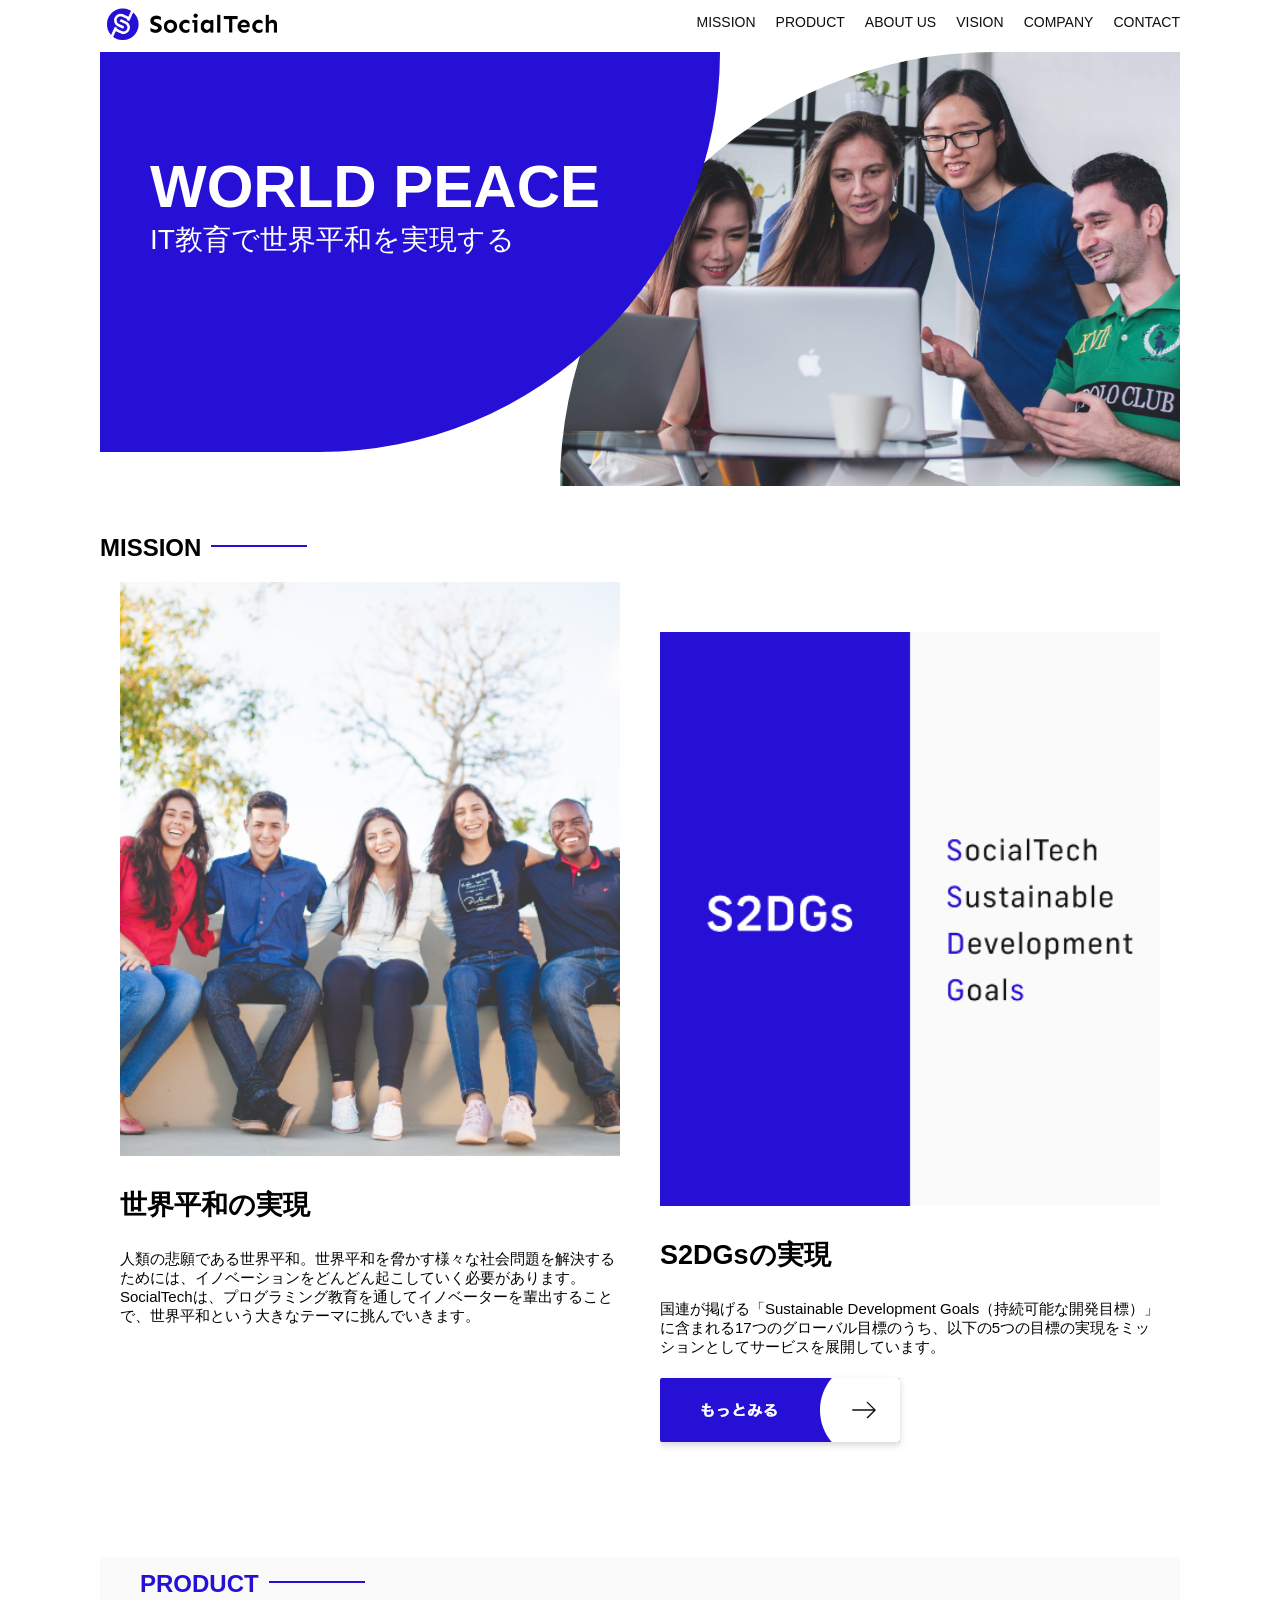
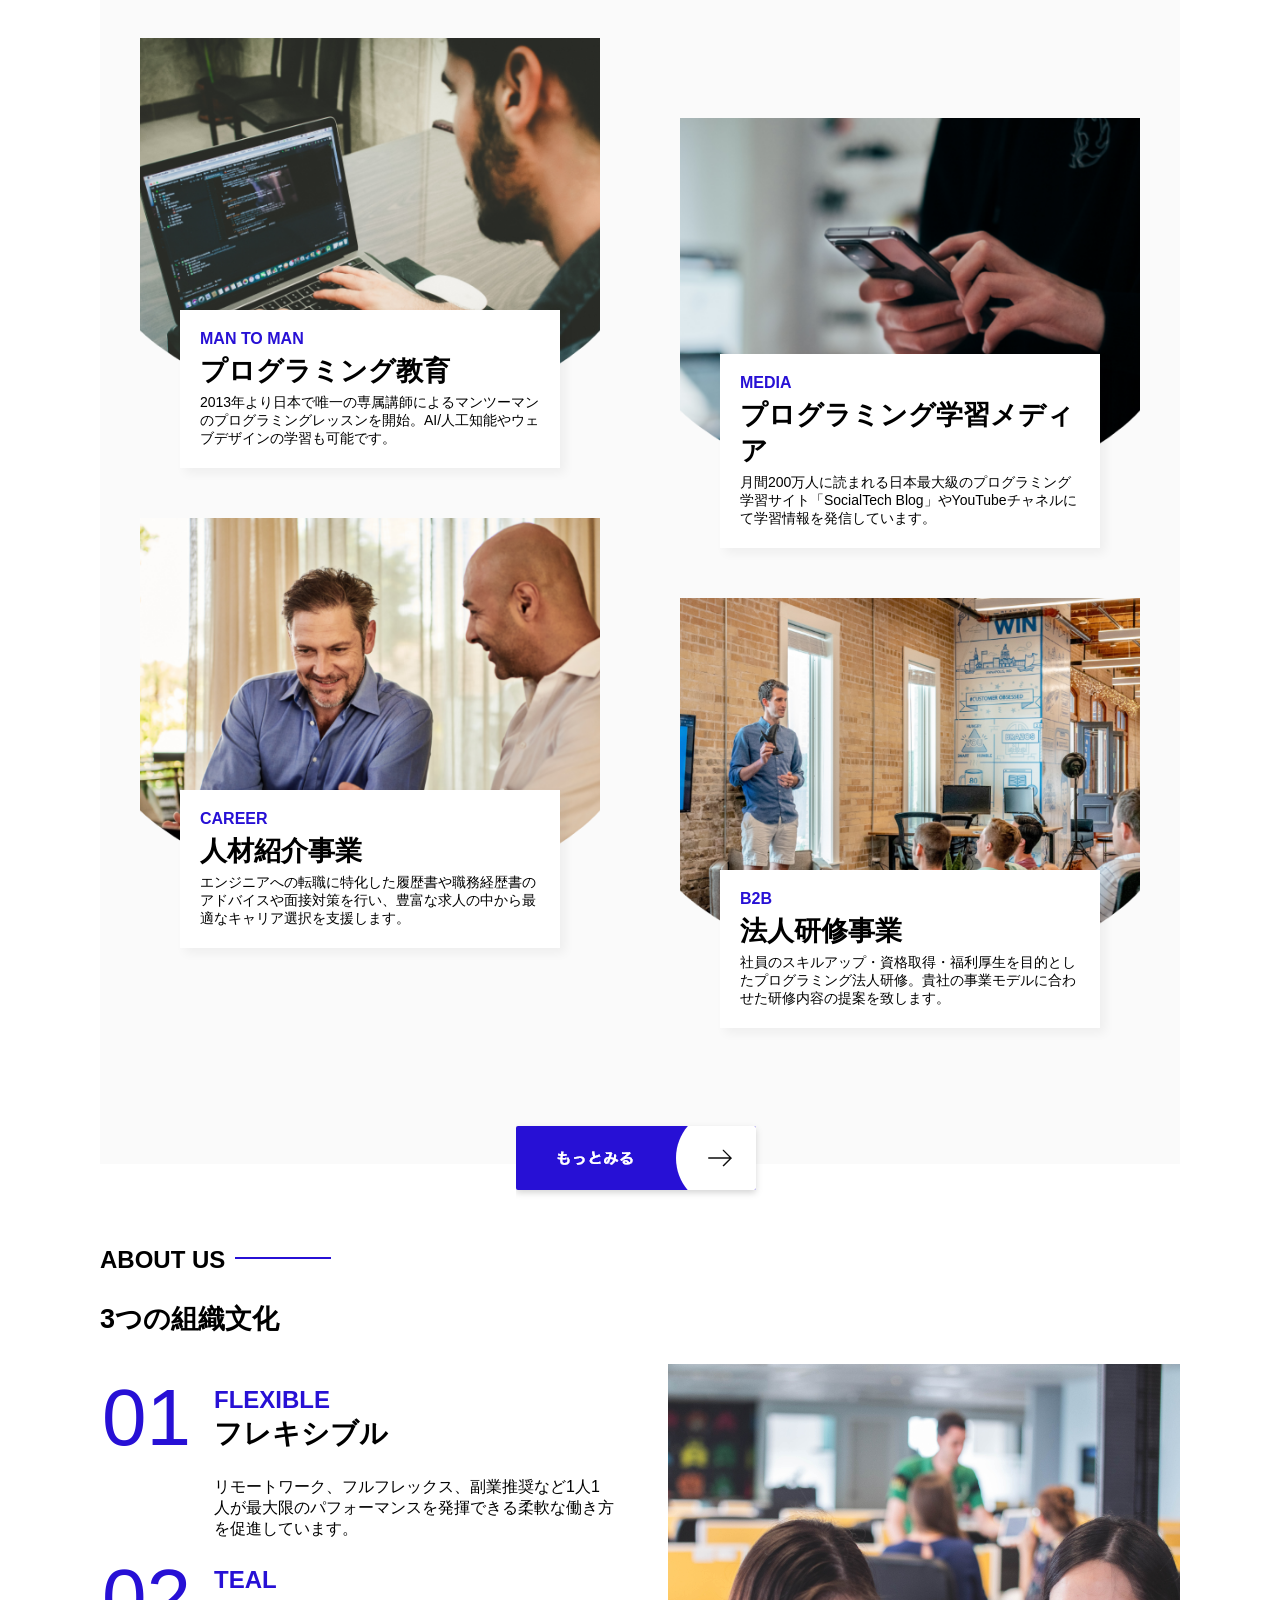
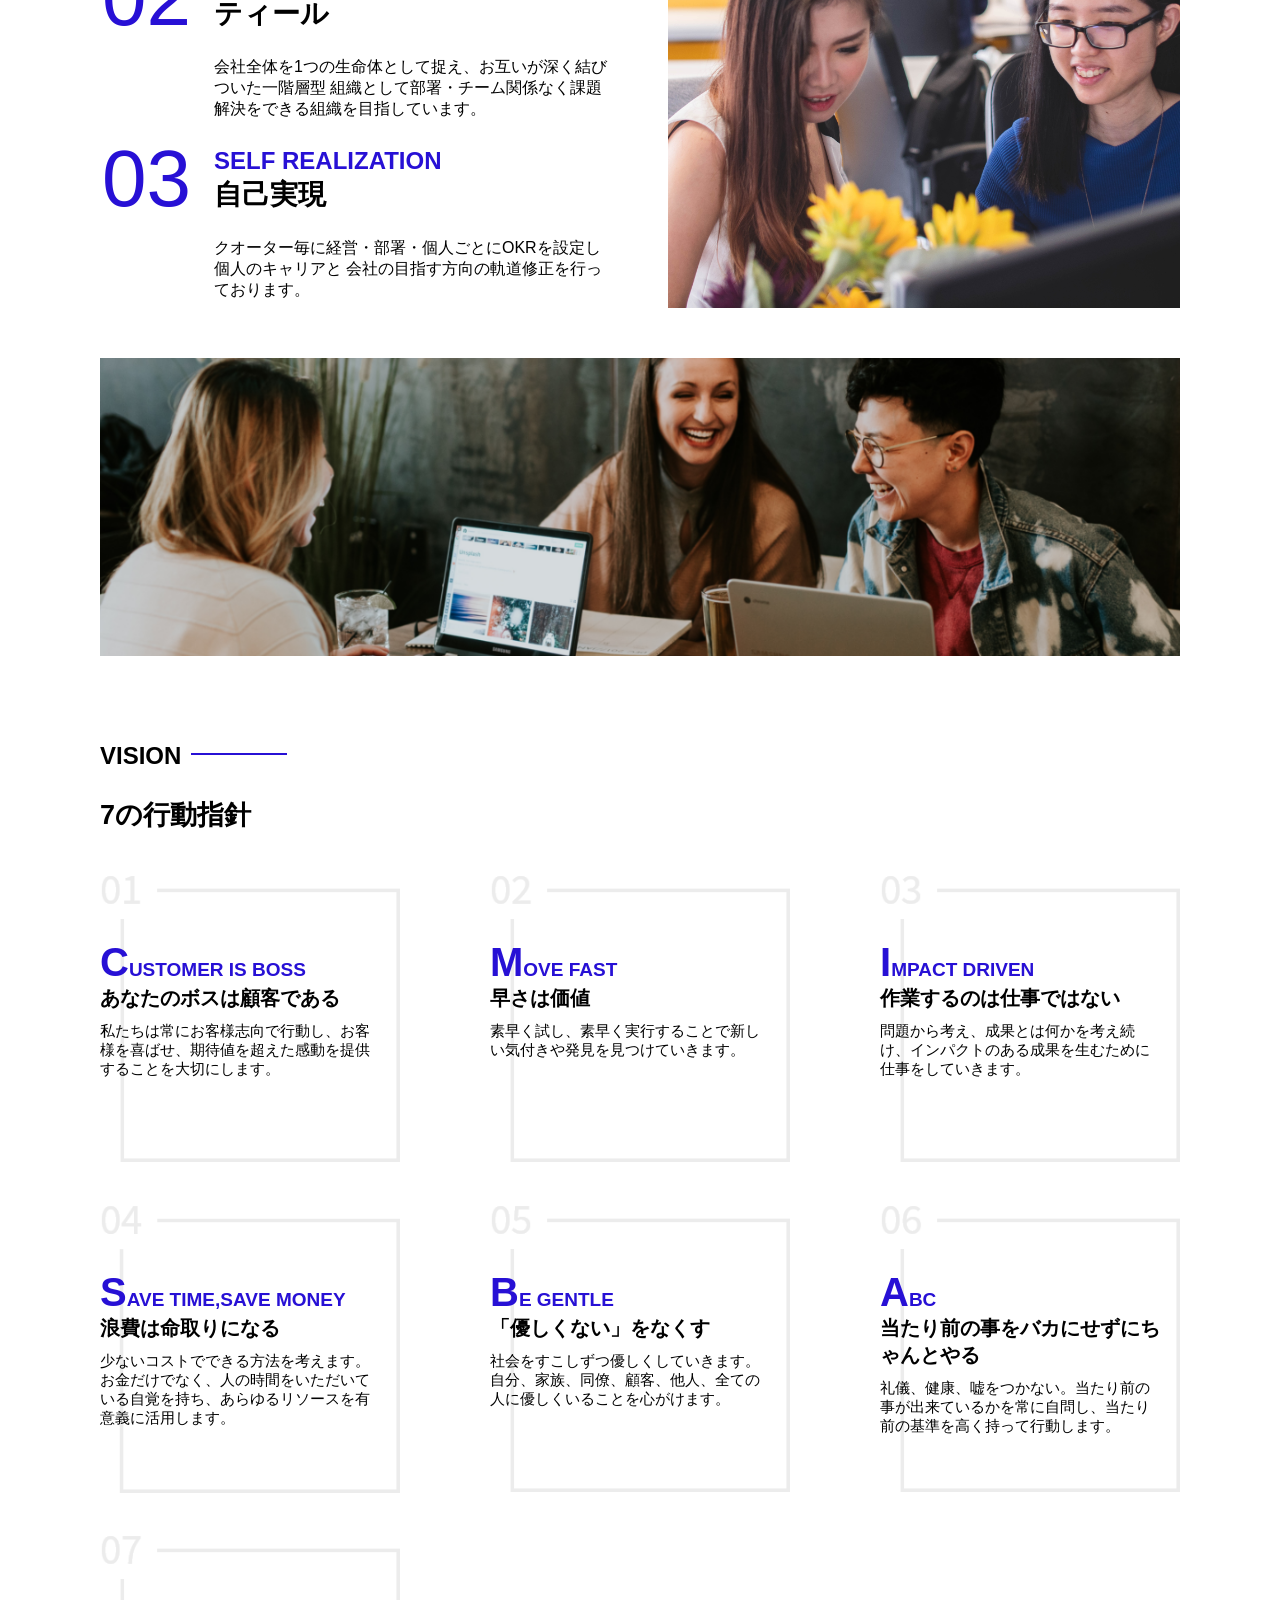
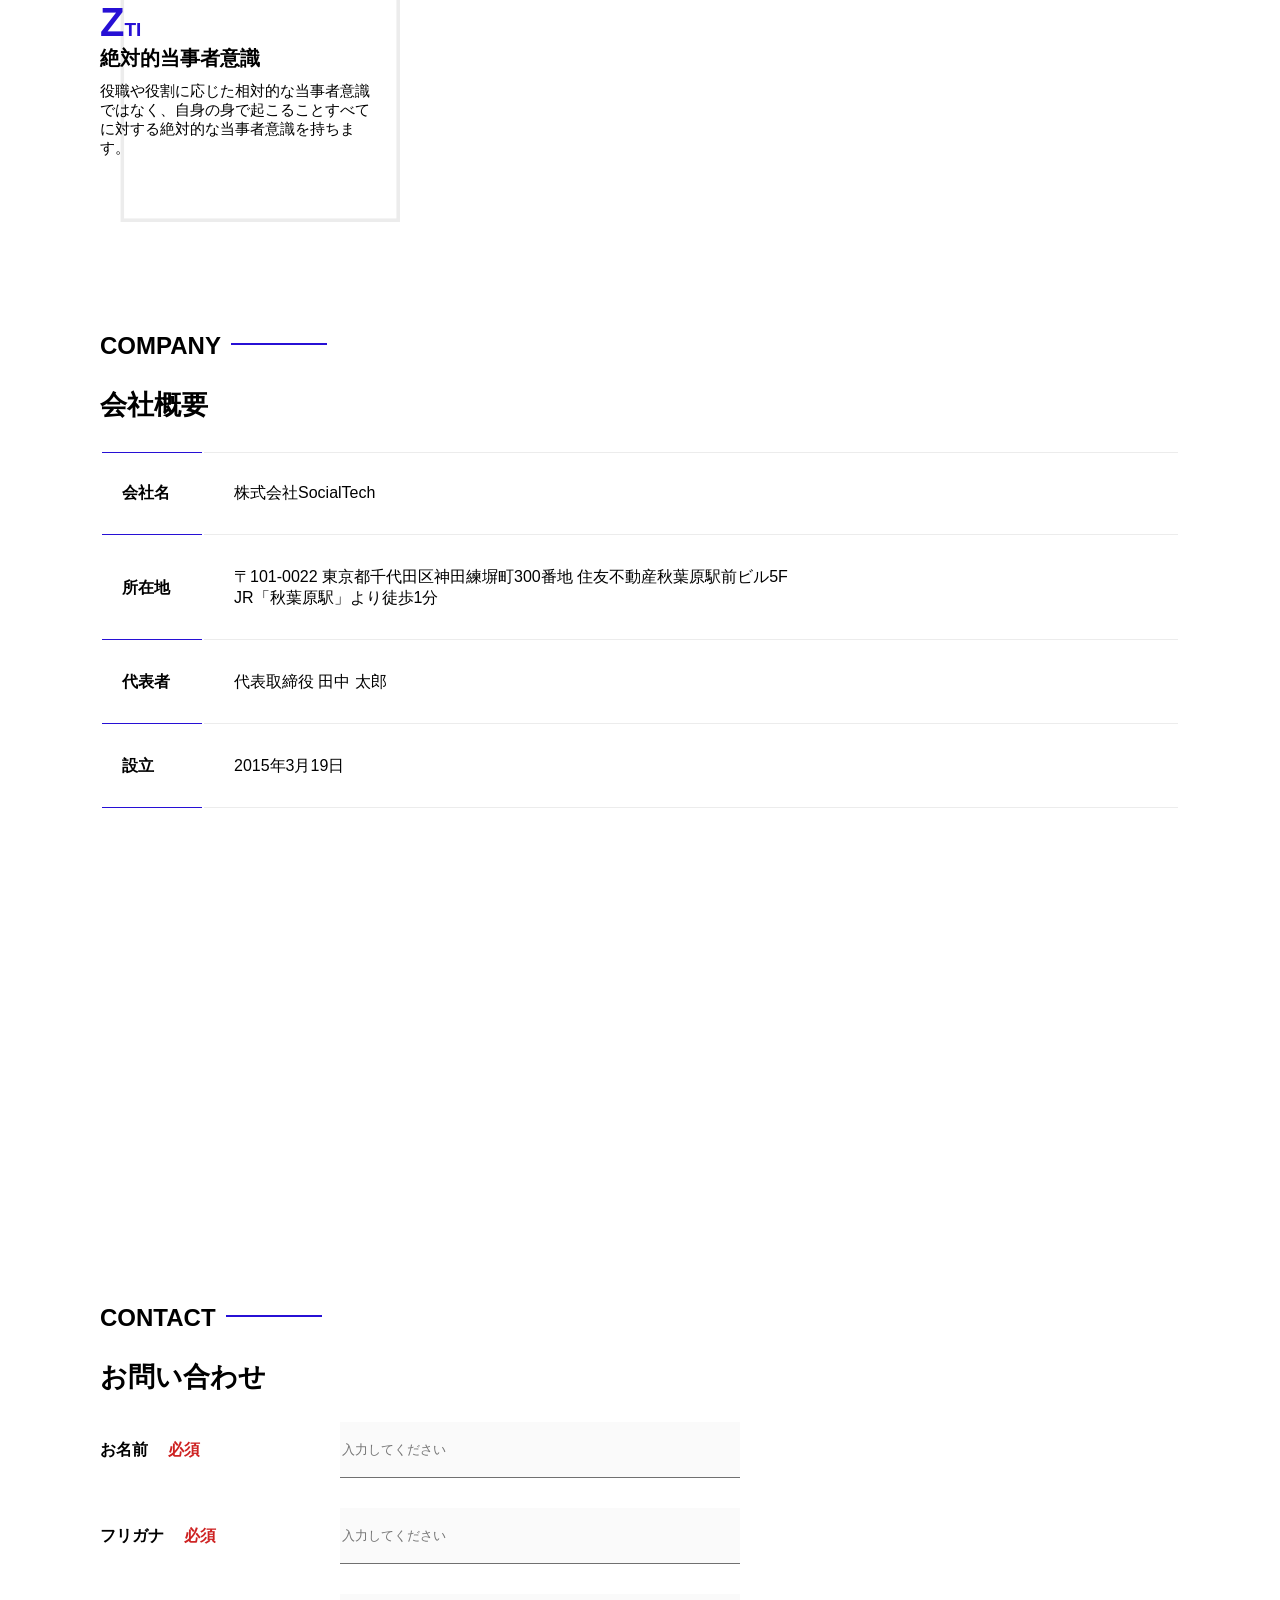
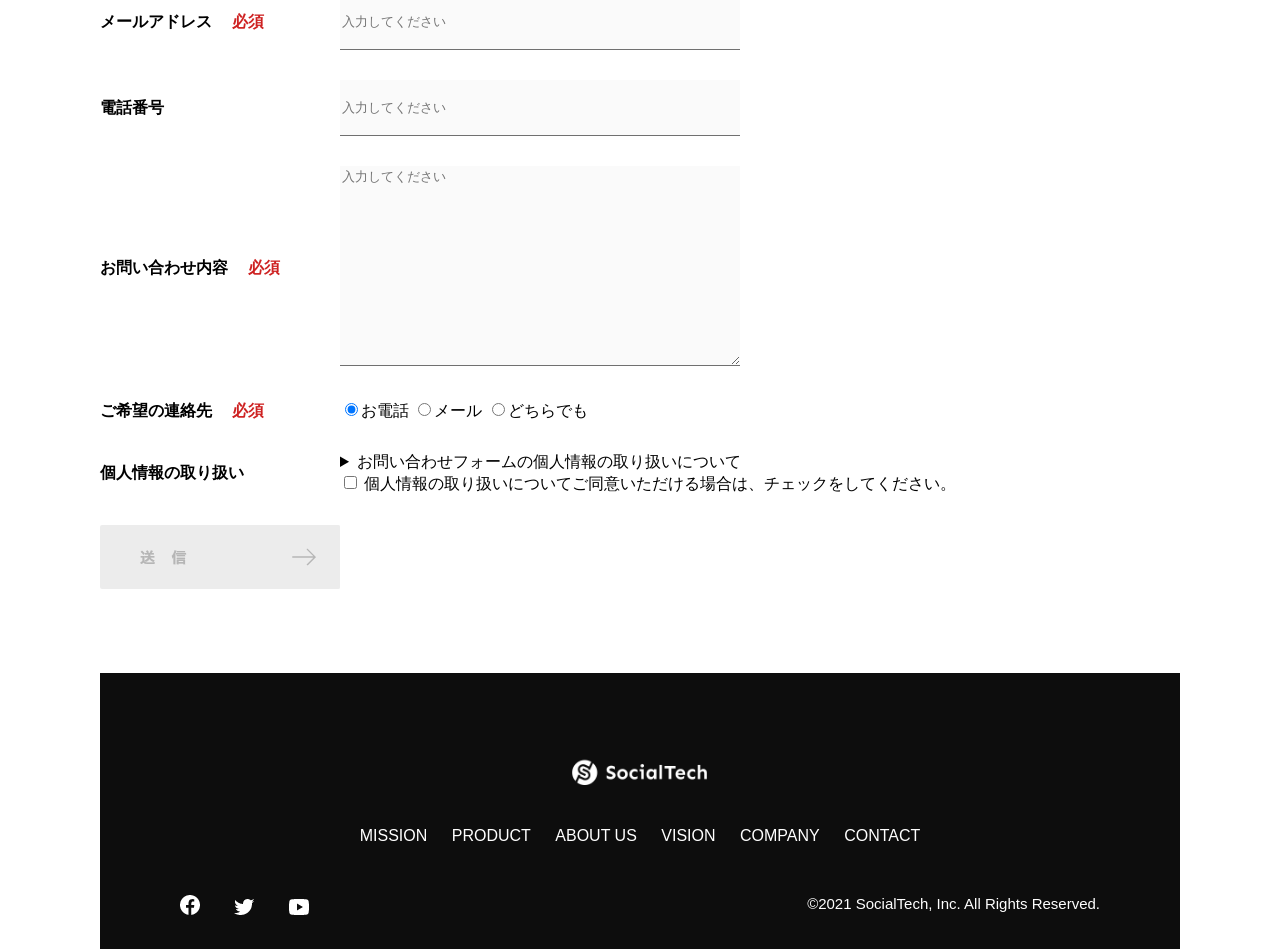
<file: index.html>
<!DOCTYPE html>
<html>
<head>
  <title>SocialTech</title>
  <meta charset="UTF-8">
  <meta name="description" content="SocialTechはEdTech業界のリーディングカンパニーを目指します。">
  <meta name="viewport" content="width=device-width, initial-scale=1.0">
  <link rel="stylesheet" href="style.css">
</head>
<body>
  <!-- ヘッダー -->
  <header>
    <!-- ロゴ -->
    <a href="index.html" id="logo"><img src="images/logo.png" alt="トップページに戻る"></a>

    <!-- PC用ナビゲーション -->
    <nav id="nav-pc">
      <ul>
        <li><a href="mission.html">MISSION</a></li>
        <li><a href="product.html">PRODUCT</a></li>
        <li><a href="index.html#aboutus">ABOUT US</a></li>
        <li><a href="index.html#vision">VISION</a></li>
        <li><a href="index.html#company">COMPANY</a></li>
        <li><a href="index.html#contact">CONTACT</a></li>
      </ul>
    </nav>

    <!-- スマホ用メニューボタン -->
       <button id="menu-sp" onclick="document.getElementById('nav-sp').style.display = 'block'">
        <img src="images/button-menu.png" alt="ナビゲーションを開く">
      </button>
       <!-- スマホ用ナビゲーション -->
       <div id="nav-sp">
         <button id="close" onclick="document.getElementById('nav-sp').style.display = 'none'">
           <img src="images/button-close.png" alt="ナビゲーションを閉じる">
         </button>
 
         <nav>
           <ul>
             <li>
               <a id="logo-sp" href="index.html" onclick="document.getElementById('nav-sp').style.display = 'none'"><img src="images/logo-sp.png" alt="トップページに戻る"></a>
             </li>
             <li><a class="menu" href="mission.html" onclick="document.getElementById('nav-sp').style.display = 'none'">MISSION</a></li>
             <li><a class="menu" href="product.html" onclick="document.getElementById('nav-sp').style.display = 'none'">PRODUCT</a></li>
             <li><a class="menu" href="index.html#aboutus" onclick="document.getElementById('nav-sp').style.display = 'none'">ABOUT US</a></li>
             <li><a class="menu" href="index.html#vision" onclick="document.getElementById('nav-sp').style.display = 'none'">VISION</a></li>
             <li><a class="menu" href="index.html#company" onclick="document.getElementById('nav-sp').style.display = 'none'">COMPANY</a></li>
             <li><a class="menu" href="index.html#contact" onclick="document.getElementById('nav-sp').style.display = 'none'">CONTACT</a></li>
           </ul>
         </nav>
         <div id="sns">
           <a href="https://www.facebook.com/sejuku2013">
             <img src="images/button-facebook.png" alt="Facebookのリンク">
           </a>
           <a href="https://twitter.com/samuraijuku">
             <img src="images/button-twitter.png" alt="Twitterのリンク">
           </a>
           <a href="https://www.youtube.com/channel/UCCFOQO5aDK0xXam4cUQXT8g">
             <img src="images/button-youtube.png" alt="YouTubeのリンク">
           </a>
         </div>
       </div>
  </header>

  <main>
    <article>
      <!-- メインビジュアル -->
      <section id="main-visual">
        <div id="main-message">
          <h1>WORLD PEACE</h1>
          <p>IT教育で世界平和を実現する</p>
        </div>
        <img src="images/index/index-main.png" alt="PCの周りに集まる多国籍の仲間たち">
      </section>

      <!-- ミッション -->
       <section id="mission">
        <h2 class="index-h2">MISSION</h2>
        <div id="mission-flex">
          <div>
            <img id="mission-photo" src="images/index/index-mission.png" alt="屋外のベンチで写真を撮影する多国籍の仲間たち">
            <h3>世界平和の実現</h3>
            <p>人類の悲願である世界平和。世界平和を脅かす様々な社会問題を解決するためには、イノベーションをどんどん起こしていく必要があります。SocialTechは、プログラミング教育を通してイノベーターを輩出することで、世界平和という大きなテーマに挑んでいきます。</p>
          </div>
          <div>
            <img id="s2dgs" src="images/index/s2dgs.png" alt="S2DGs">
            <h3>S2DGsの実現</h3>
            <p>国連が掲げる「Sustainable Development Goals（持続可能な開発目標）」に含まれる17つのグローバル目標のうち、以下の5つの目標の実現をミッションとしてサービスを展開しています。</p>
            <a href="mission.html">
              <img src="images/button-more.png" alt="もっとみる">
            </a>
          </div>
        </div>

       </section>

       <!-- プロダクト -->
       <section id="product">
        <h2 class="product-h2">PRODUCT</h2>
        <div class="product-flex">
          <div id="product-left">
            <div>
              <img class="product-photo" src="images/index/index-mantoman.png" alt="PCでコードを書く男性">
              <div class="product-explain">
                <span>MAN TO MAN</span>
                <h3>プログラミング教育</h3>
                <p>2013年より日本で唯一の専属講師によるマンツーマンのプログラミングレッスンを開始。AI/人工知能やウェブデザインの学習も可能です。</p>
              </div>
            </div>
            <div>
              <img class="product-photo" src="images/index/index-career.png"
              alt="笑顔で話し合う2人の男性">
              <div class="product-explain">
                <span>CAREER</span>
                <h3>人材紹介事業</h3>
                <p>エンジニアへの転職に特化した履歴書や職務経歴書のアドバイスや面接対策を行い、豊富な求人の中から最適なキャリア選択を支援します。</p>
              </div>
            </div>
          </div>

          <div id="product-right">
            <div>
              <img class="product-photo" src="images/index/index-media.png" alt="スマートフォンを操作する人">
              <div class="product-explain">
                <span>MEDIA</span>
                <h3>プログラミング学習メディア</h3>
                <p>月間200万人に読まれる日本最大級のプログラミング学習サイト「SocialTech Blog」やYouTubeチャネルにて学習情報を発信しています。</p>
              </div>
            </div>
            <div>
              <img class="product-photo" src="images/index/index-b2b.png" alt="講演中の男性とそれを聴く人々">
              <div class="product-explain">
                <span>B2B</span>
                <h3>法人研修事業</h3>
                <p>社員のスキルアップ・資格取得・福利厚生を目的としたプログラミング法人研修。貴社の事業モデルに合わせた研修内容の提案を致します。
                </p>
              </div>
            </div>
          </div>
        </div>
        <div id="product-more">
          <a href="product.html"><img src="images/button-more.png" alt="もっとみる"></a>
        </div>
       </section>

       <!-- ABOUT US -->
       <section id="aboutus">
       <h2 class="index-h2">ABOUT US</h2>
       <h3>3つの組織文化</h3>

       <div>
        <table class="culture-table">
          <tr>
            <td class="culture-num">01</td>
            <th><span class="culture-en">FLEXIBLE</span><br>フレキシブル</th>
          </tr>
          <tr>
            <td>
              <!-- 空のセル -->
            </td>
            <td class="culture-description">リモートワーク、フルフレックス、副業推奨など1人1人が最大限のパフォーマンスを発揮できる柔軟な働き方を促進しています。</td>
          </tr>
          <tr>
            <td class="culture-num">02</td>
            <th><span class="culture-en">TEAL</span><br>ティール</th>
          </tr>
          <tr>
            <td>
              <!-- 空のセル -->
            </td>
            <td class="culture-description">会社全体を1つの生命体として捉え、お互いが深く結びついた一階層型 組織として部署・チーム関係なく課題解決をできる組織を目指しています。</td>
          </tr>
          <tr>
            <td class="culture-num">03</td>
            <th><span class="culture-en">SELF REALIZATION</span><br>自己実現</th>
          </tr>
          <tr>
            <td>
              <!-- 空のセル -->
            </td>
            <td class="culture-description">クオーター毎に経営・部署・個人ごとにOKRを設定し個人のキャリアと 会社の目指す方向の軌道修正を行っております。</td>
          </tr>
        </table>
        <img class="culture-img" src="images/index/index-aboutus1.png" alt="笑顔で話し合う2人の女性">
        </div>

       <img class="culture-img2" src="images/index/index-aboutus2.png" alt="笑顔で話し合う3人の男女">
       </section>

       <!-- VISION -->
       <section id="vision">
        <h2 class="index-h2">VISION</h2>
        <h3>7の行動指針</h3>
        <div>
          <div class="vision-box">
            <img src="images/index/vision-01.png" alt="01">
            <div>
              <h4>CUSTOMER IS BOSS</h4>
              <h5>あなたのボスは顧客である</h5>
              <p>私たちは常にお客様志向で行動し、お客様を喜ばせ、期待値を超えた感動を提供することを大切にします。</p>
            </div>
          </div>
          <div class="vision-box">
            <img src="images/index/vision-02.png" alt="02">
            <div>
              <h4>MOVE FAST</h4>
              <h5>早さは価値</h5>
              <p>素早く試し、素早く実行することで新しい気付きや発見を見つけていきます。</p>
            </div>
          </div>
          <div class="vision-box">
            <img src="images/index/vision-03.png" alt="03">
            <div>
              <h4>IMPACT DRIVEN</h4>
              <h5>作業するのは仕事ではない</h5>
              <p>問題から考え、成果とは何かを考え続け、インパクトのある成果を生むために仕事をしていきます。</p>
            </div>
          </div>
          <div class="vision-box">
            <img src="images/index/vision-04.png" alt="04">
            <div>
              <h4>SAVE TIME,SAVE MONEY</h4>
              <h5>浪費は命取りになる</h5>
              <p>少ないコストでできる方法を考えます。お金だけでなく、人の時間をいただいている自覚を持ち、あらゆるリソースを有意義に活用します。</p>
            </div>
          </div>
          <div class="vision-box">
            <img src="images/index/vision-05.png" alt="05">
            <div>
              <h4>BE GENTLE</h4>
              <h5>「優しくない」をなくす</h5>
              <p>社会をすこしずつ優しくしていきます。自分、家族、同僚、顧客、他人、全ての人に優しくいることを心がけます。</p>
            </div>
          </div>
          <div class="vision-box">
            <img src="images/index/vision-06.png" alt="06">
            <div>
              <h4>ABC</h4>
              <h5>当たり前の事をバカにせずにちゃんとやる</h5>
              <p>礼儀、健康、嘘をつかない。当たり前の事が出来ているかを常に自問し、当たり前の基準を高く持って行動します。</p>
            </div>
          </div>
          <div class="vision-box">
            <img src="images/index/vision-07.png" alt="07">
            <div>
              <h4>ZTI</h4>
              <h5>絶対的当事者意識</h5>
              <p>役職や役割に応じた相対的な当事者意識ではなく、自身の身で起こることすべてに対する絶対的な当事者意識を持ちます。</p>
            </div>
          </div>
        </div>
       </section>

       <section id="company">
        <h2 class="index-h2">COMPANY</h2>
        <h3>会社概要</h3>
        <table id="company-table">
          <tr>
            <th class="tableheader tableheader-first">会社名</th>
            <td class="cell cell-first">株式会社SocialTech</td>
          </tr>
          <tr>
            <th class="tableheader">所在地</th>
            <td class="cell">〒101-0022 東京都千代田区神田練塀町300番地 住友不動産秋葉原駅前ビル5F<br>JR「秋葉原駅」より徒歩1分</td>
          </tr>
          <tr>
            <th class="tableheader">代表者</th>
            <td class="cell">代表取締役 田中 太郎</td>
          </tr>
          <tr>
            <th class="tableheader">設立</th>
            <td class="cell">2015年3月19日</td>
          </tr>
        </table>
        <iframe 
        src="https://www.google.com/maps/embed?pb=!1m18!1m12!1m3!1d3240.068678112264!2d139.77207767413725!3d35.699927528949424!2m3!1f0!2f0!3f0!3m2!1i1024!2i768!4f13.1!3m3!1m2!1s0x60188fee13660e23%3A0x77137876edf742ac!2z5L2P5Y-L5LiN5YuV55Sj56eL6JGJ5Y6f6aeF5YmN44OT44Or!5e0!3m2!1sja!2sjp!4v1779276467776!5m2!1sja!2sjp" style="border:0;" allowfullscreen="" loading="lazy" referrerpolicy="no-referrer-when-downgrade"></iframe>
       </section>

       <section id="contact">
        <h2 class="index-h2">CONTACT</h2>
        <h3>お問い合わせ</h3>
        <form>
          <div>
            <div class="contact-heading">
              <label class="contact-label">お名前<span class="contact-span">必須</span></label>
            </div>
            <div>
              <input type="text" name="name" placeholder="入力してください" class="contact-textbox">
            </div>
          </div>
          <div>
            <div class="contact-heading">
              <label class="contact-label">フリガナ<span class="contact-span">必須</span></label>
            </div>
            <div>
              <input type="text" name="hurigana" placeholder="入力してください" class="contact-textbox">
            </div>
          </div>
          <div>
            <div class="contact-heading">
              <label class="contact-label">メールアドレス<span class="contact-span">必須</span></label>
            </div>
            <div>
              <input type="text" name="email" placeholder="入力してください" class="contact-textbox">
            </div>
          </div>
          <div>
            <div class="contact-heading">
              <label class="contact-label">電話番号</label>
            </div>
            <div>
              <input type="text" name="tel" placeholder="入力してください" class="contact-textbox">
            </div>
          </div>
          <div>
            <div class="contact-heading">
              <label class="contact-label">お問い合わせ内容<span class="contact-span">必須</span></label>
            </div>
            <div>
              <textarea class="contact-textarea" placeholder="入力してください" name="message"></textarea>
            </div>
          </div>
          <div>
            <div class="contact-heading">
              <label class="contact-label">ご希望の連絡先<span class="contact-span">必須</span></label>
            </div>
            <div>
              <input class="radiobutton" type="radio" value="tel" name="contact" checked><label>お電話</label>
              <input class="radiobutton" type="radio" value="mail" name="contact"><label>メール</label>
              <input class="radiobutton" type="radio" value="both" name="contact"><label>どちらでも</label>
            </div>
          </div>
          <div>
            <div class="contact-heading">
              <label class="contact-label">個人情報の取り扱い</label>
            </div>
            <div>
              <details>
                <summary>お問い合わせフォームの個人情報の取り扱いについて</summary>
                <div>
                  <dl>
                    <dt>1.組織の名称又は氏名</dt>
                    <dd>株式会社SocialTech</dd>
                    <dt>２．個人情報保護管理者（若しくはその代理人）の氏名又は職名、所属及び連絡先</dt>
                    <dd>
                      <p>鈴木 一郎 コーポレート部</p>
                      <p>メールアドレス：samurai@example.com</p>
                      <p>TEL：03-1234-5678</p>
                    </dd>
                      <dt>３．個人情報の利用目的</dt>
                      <dd>
                        <ul>
                          <li>本サービス及び本サービスに関連する情報の提供又はそれらに関する連絡のため</li>
                          <li>ユーザーの本人確認のため</li>
                          <li>当社サービスのご案内のため</li>
                          <li>当社の商品等の広告または宣伝（電子メールによるものを含むものとします。）</li>
                         </ul>
                       </dd>
                       <dt>４．個人情報の取り扱い業務の委託</dt>
                       <dd>個人情報の取扱業務の全部または一部を外部に業務委託する場合があります。その際、弊社は、個人情報を適切に保護できる管理体制を敷き実行していることを条件として委託先を厳選したうえで、機密保持契約を委託先と締結し、お客様の個人情報を厳密に管理させます。</dd>
                       <dt>５．個人情報の開示等の請求</dt>
                       <dd>
                         お客様は、弊社に対してご自身の個人情報の開示等（利用目的の通知、開示、内容の訂正・追加・削除、利用の停止または消去、第三者への提供の停止）に関して、当社問合わせ窓口に申し出ることができます。<br>
                         その際、弊社はお客様ご本人を確認させていただいたうえで、合理的な期間内に対応いたします。<br>
                         なお、個人情報に関する弊社問合わせ先は、次の通りです。
                       </dd>
                       <dd>
                         <p>株式会社SocialTech　個人情報問合せ窓口</p>
                         <p>〒150-0043　東京都千代田区神田練塀町300番地 住友不動産秋葉原駅前ビル5F</p>
                         <p>メールアドレス：samurai@example.com　TEL：03-1234-5678</p>
                       </dd>
 
                       <dt>６．個人情報を提供されることの任意性について</dt>
                       <dd>お客様がご自身の個人情報を弊社に提供されるか否かは、お客様のご判断によりますが、もしご提供されない場合には、適切なサービスが提供できない場合がありますので予めご了承ください。</dd>
                     </dl>
                    </div>
  	          </details>
	          <input type="checkbox" name="agree">
	          <span>個人情報の取り扱いについてご同意いただける場合は、チェックをしてください。</span>
	       </div>
	      </div>
	        <input type="image" src="images/button-submit.png" alt="送信する">
	        </form>
       </section>
    </article>
  </main>

  <footer>
    <div id="footer-logo">
      <img src="images/logo-sp.png" alt="SocialTech">
    </div>
    <div id="footer-link">
      <a href="mission.html">MISSION</a>
      <a href="product.html">PRODUCT</a> 
      <a href="index.html#aboutus">ABOUT US</a>
      <a href="index.html#vision">VISION</a>
      <a href="index.html#company">COMPANY</a>
      <a href="index.html#contact">CONTACT</a>
    </div>
    <div id="sns-footer">
      <div class="sns-btns">
        <a href="https://www.facebook.com/sejuku2013"><img src="images/button-facebook.png" alt="Facebookのリンク"></a>
        <a href="https://twitter.com/samuraijuku"><img src="images/button-twitter.png"   alt="Twitterのリンク"></a>
        <a href="https://www.youtube.com/channel/UCCFOQO5aDK0xXam4cUQXT8g"><img src="images/button-youtube.png" alt="YouTubeのリンク"></a>
      </div>
      <p id="copyright">&copy;2021 SocialTech, Inc. All Rights Reserved.
      </p>
    </div>
  </footer>

</body>
</html>
</file>
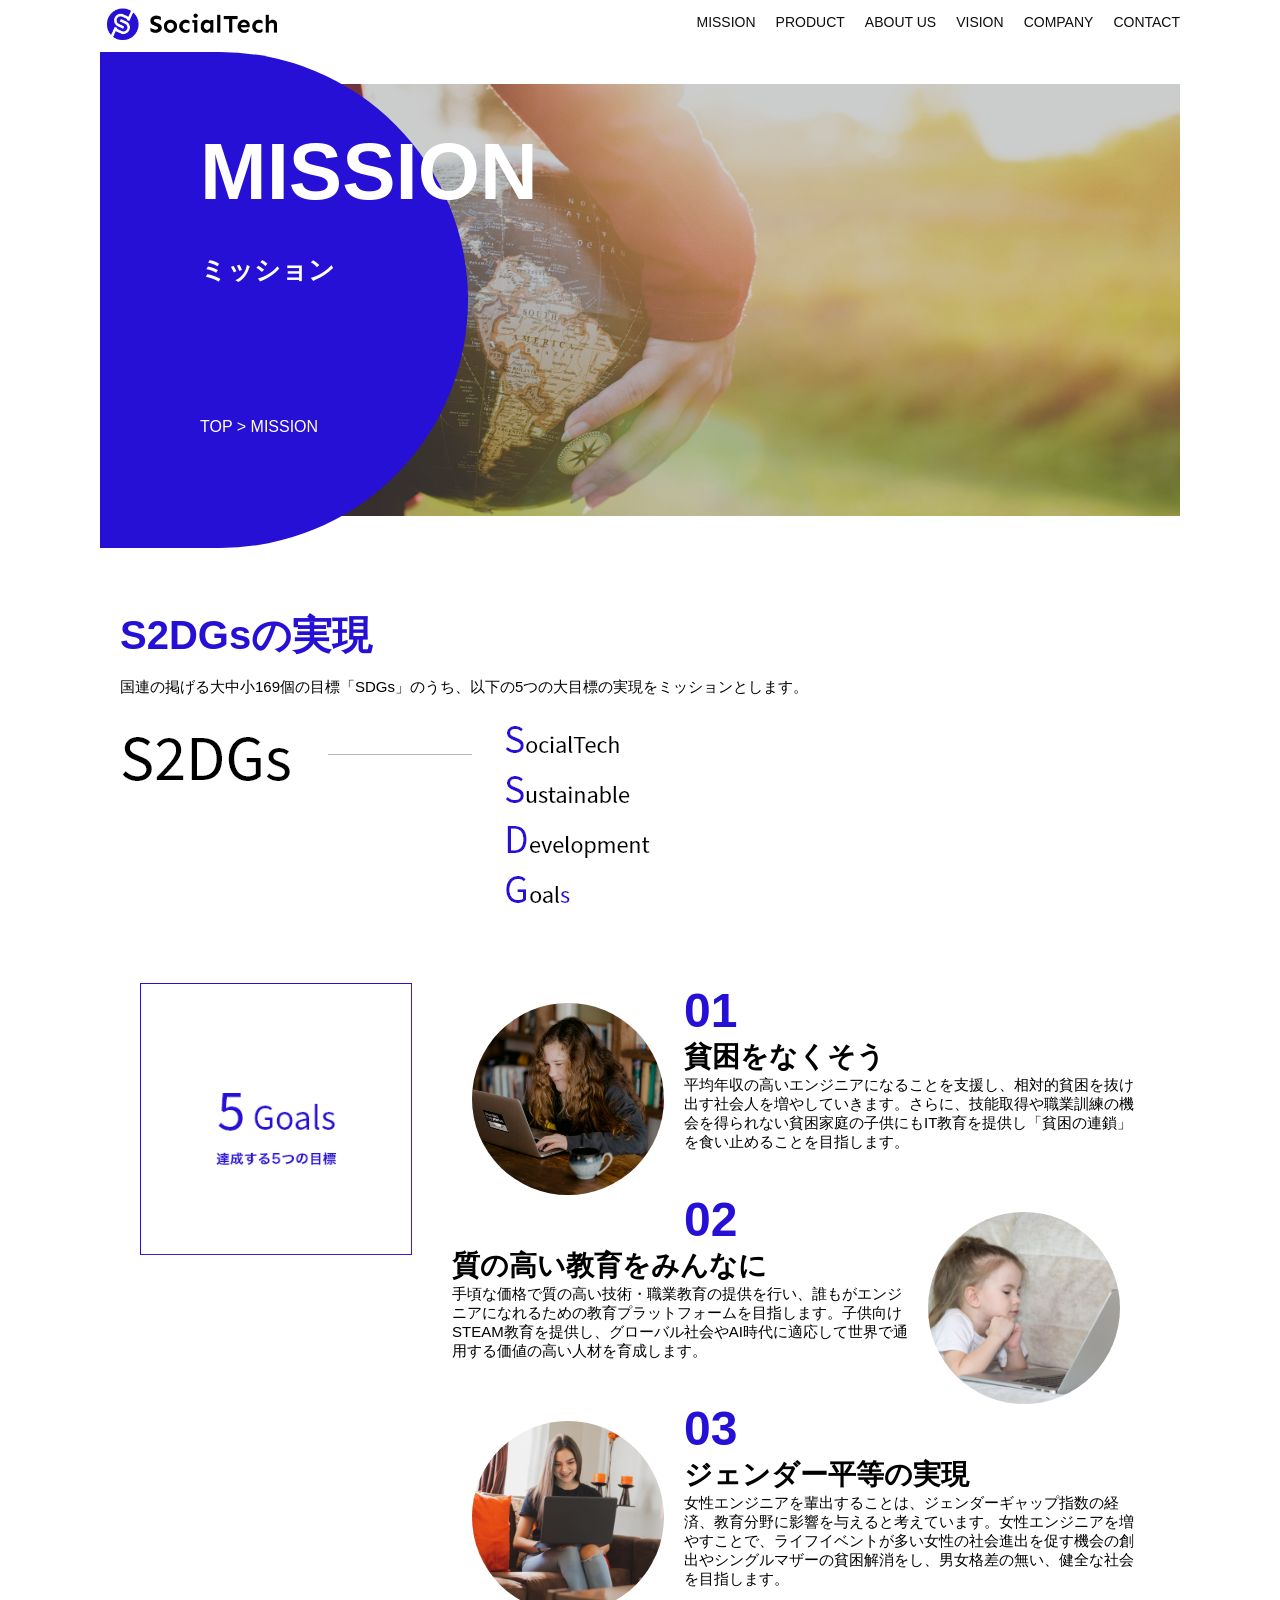
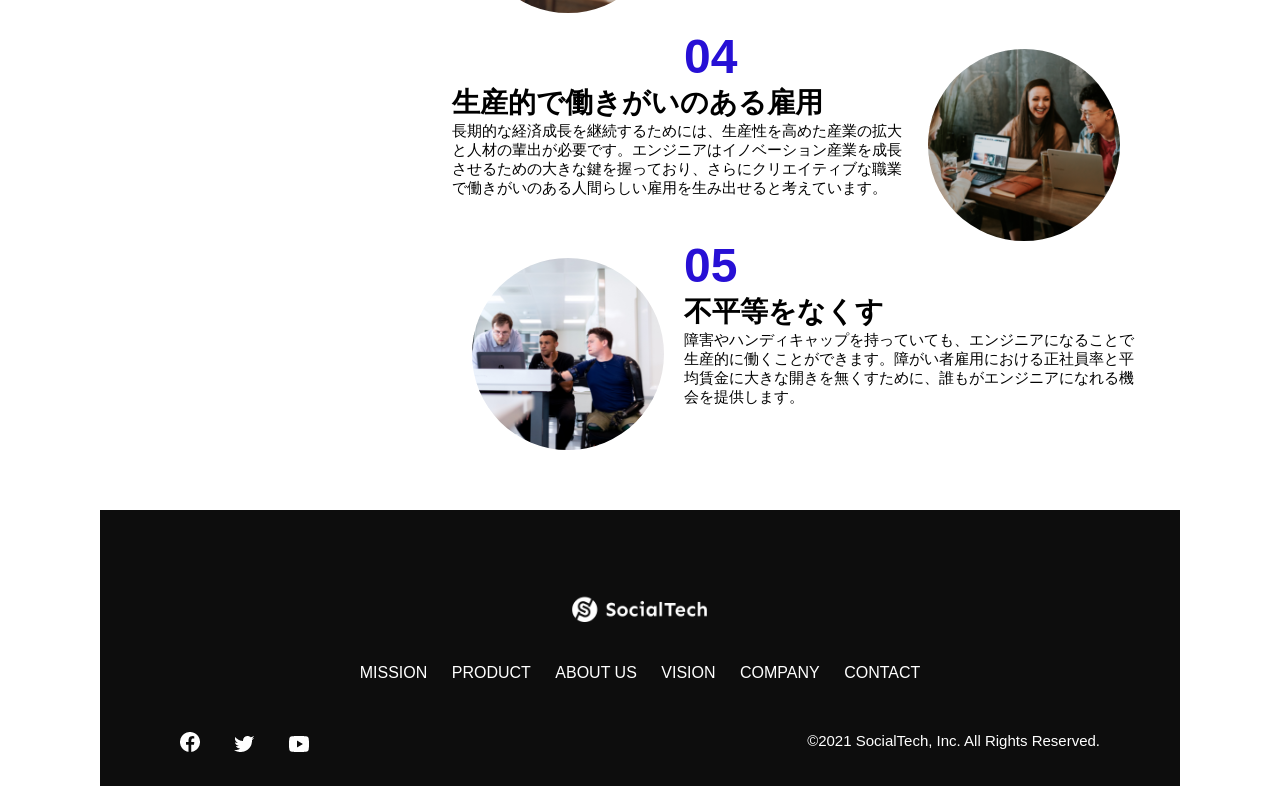
<file: mission.html>
<!DOCTYPE html>
<html>
<head>
  <title>SocialTech - MISSION ミッション -</title>
  <meta charset="UTF-8">
  <meta name="description" content="SocialTechが目指す5つの目標(S2DGs)を紹介します">
  <meta name="viewport" content="width=device-width, initial-scale=1.0">
  <link rel="stylesheet" href="style.css">
</head>

<body>
  <!-- ヘッダー -->
  <header>
    <!-- ロゴ -->
    <a href="index.html" id="logo"><img src="images/logo.png" alt="トップページに戻る"></a>

    <!-- PC用ナビゲーション -->
    <nav id="nav-pc">
      <ul>
        <li><a href="mission.html">MISSION</a></li>
        <li><a href="product.html">PRODUCT</a></li>
        <li><a href="index.html#aboutus">ABOUT US</a></li>
        <li><a href="index.html#vision">VISION</a></li>
        <li><a href="index.html#company">COMPANY</a></li>
        <li><a href="index.html#contact">CONTACT</a></li>
      </ul>
    </nav>

    <!-- スマホ用メニューボタン -->
       <button id="menu-sp" onclick="document.getElementById('nav-sp').style.display = 'block'">
        <img src="images/button-menu.png" alt="ナビゲーションを開く">
      </button>

       <!-- スマホ用ナビゲーション -->
       <div id="nav-sp">
         <button id="close" onclick="document.getElementById('nav-sp').style.display = 'none'">
           <img src="images/button-close.png" alt="ナビゲーションを閉じる">
         </button>
 
         <nav>
           <ul>
             <li>
               <a id="logo-sp" href="index.html" onclick="document.getElementById('nav-sp').style.display = 'none'"><img src="images/logo-sp.png" alt="トップページに戻る"></a>
             </li>
             <li><a class="menu" href="mission.html" onclick="document.getElementById('nav-sp').style.display = 'none'">MISSION</a></li>
             <li><a class="menu" href="product.html" onclick="document.getElementById('nav-sp').style.display = 'none'">PRODUCT</a></li>
             <li><a class="menu" href="index.html#aboutus" onclick="document.getElementById('nav-sp').style.display = 'none'">ABOUT US</a></li>
             <li><a class="menu" href="index.html#vision" onclick="document.getElementById('nav-sp').style.display = 'none'">VISION</a></li>
             <li><a class="menu" href="index.html#company" onclick="document.getElementById('nav-sp').style.display = 'none'">COMPANY</a></li>
             <li><a class="menu" href="index.html#contact" onclick="document.getElementById('nav-sp').style.display = 'none'">CONTACT</a></li>
           </ul>
         </nav>
         <div id="sns">
           <a href="https://www.facebook.com/sejuku2013">
             <img src="images/button-facebook.png" alt="Facebookのリンク">
           </a>
           <a href="https://twitter.com/samuraijuku">
             <img src="images/button-twitter.png" alt="Twitterのリンク">
           </a>
           <a href="https://www.youtube.com/channel/UCCFOQO5aDK0xXam4cUQXT8g">
             <img src="images/button-youtube.png" alt="YouTubeのリンク">
           </a>
         </div>
       </div>
  </header>

  <main>
    <article>
      <section id="mission-main">
        <div class="mission-main-inner">
          <div id="mission-title">
            <h1>MISSION<br><span>ミッション</span></h1>
            <p>TOP > MISSION</p>
          </div>
        </div>
      </section>

      <section id="mission-s2dgs">
        <h2 class="mission-h2">S2DGsの実現</h2>
        <p>国連の掲げる大中小169個の目標「SDGs」のうち、以下の5つの大目標の実現をミッションとします。</p>
        <img src="images/mission/mission-s2dgs.png" alt="S2DGs">
      </section>

      <section id="mission-five-goals">
        <div class="five-goals-image">
          <img src="images/mission/mission-5goals.png" alt="5Goals">
        </div>
        <div class="five-goals-read">
          <div>
            <img class="fivegoals-image-left" src="images/mission/mission-5goals01.png" alt="PCを操作する女の子">
            <span class="fivegoals-number">01</span>
            <h3 class="fivegoals-h3">貧困をなくそう</h3>
            <p class="fivegoals-p">平均年収の高いエンジニアになることを支援し、相対的貧困を抜け出す社会人を増やしていきます。さらに、技能取得や職業訓練の機会を得られない貧困家庭の子供にもIT教育を提供し「貧困の連鎖」を食い止めることを目指します。</p>
          </div>
          <div>
            <img class="fivegoals-image-right" src="images/mission/mission-5goals02.png" alt="PCを見つめる小さい女の子">
            <span class="fivegoals-number">02</span>
            <h3 class="fivegoals-h3">質の高い教育をみんなに</h3>
            <p class="fivegoals-p">手頃な価格で質の高い技術・職業教育の提供を行い、誰もがエンジニアになれるための教育プラットフォームを目指します。子供向けSTEAM教育を提供し、グローバル社会やAI時代に適応して世界で通用する価値の高い人材を育成します。</p>
          </div>
          <div>
            <img class="fivegoals-image-left" src="images/mission/mission-5goals03.png" alt="PCを操作する女性">
            <span class="fivegoals-number">03</span>
            <h3 class="fivegoals-h3">ジェンダー平等の実現</h3>
            <p class="fivegoals-p">女性エンジニアを輩出することは、ジェンダーギャップ指数の経済、教育分野に影響を与えると考えています。女性エンジニアを増やすことで、ライフイベントが多い女性の社会進出を促す機会の創出やシングルマザーの貧困解消をし、男女格差の無い、健全な社会を目指します。</p>
          </div>
           <div>
            <img class="fivegoals-image-right" src="images/mission/mission-5goals04.png" alt="笑顔で話し合う3人の男女">
            <span class="fivegoals-number">04</span>
            <h3 class="fivegoals-h3">生産的で働きがいのある雇用</h3>
            <p class="fivegoals-p">長期的な経済成長を継続するためには、生産性を高めた産業の拡大と人材の輩出が必要です。エンジニアはイノベーション産業を成長させるための大きな鍵を握っており、さらにクリエイティブな職業で働きがいのある人間らしい雇用を生み出せると考えています。</p>
          </div>
          <div>
            <img class="fivegoals-image-left" src="images/mission/mission-5goals05.png" alt="障害を持つ男性が生き生きと働く様子">
            <span class="fivegoals-number">05</span>
            <h3 class="fivegoals-h3">不平等をなくす</h3>
            <p class="fivegoals-p">障害やハンディキャップを持っていても、エンジニアになることで生産的に働くことができます。障がい者雇用における正社員率と平均賃金に大きな開きを無くすために、誰もがエンジニアになれる機会を提供します。</p>
          </div>
        </div>
      </section>
    </article>
  </main>

  <footer>
    <div id="footer-logo">
      <img src="images/logo-sp.png" alt="SocialTech">
    </div>
    <div id="footer-link">
      <a href="mission.html">MISSION</a>
      <a href="product.html">PRODUCT</a> 
      <a href="index.html#aboutus">ABOUT US</a>
      <a href="index.html#vision">VISION</a>
      <a href="index.html#company">COMPANY</a>
      <a href="index.html#contact">CONTACT</a>
    </div>
    <div id="sns-footer">
      <div class="sns-btns">
        <a href="https://www.facebook.com/sejuku2013"><img src="images/button-facebook.png" alt="Facebookのリンク"></a>
        <a href="https://twitter.com/samuraijuku"><img src="images/button-twitter.png"   alt="Twitterのリンク"></a>
        <a href="https://www.youtube.com/channel/UCCFOQO5aDK0xXam4cUQXT8g"><img src="images/button-youtube.png" alt="YouTubeのリンク"></a>
      </div>
      <p id="copyright">&copy;2021 SocialTech, Inc. All Rights Reserved.
      </p>
    </div>
  </footer>

</body>
</html>
</file>
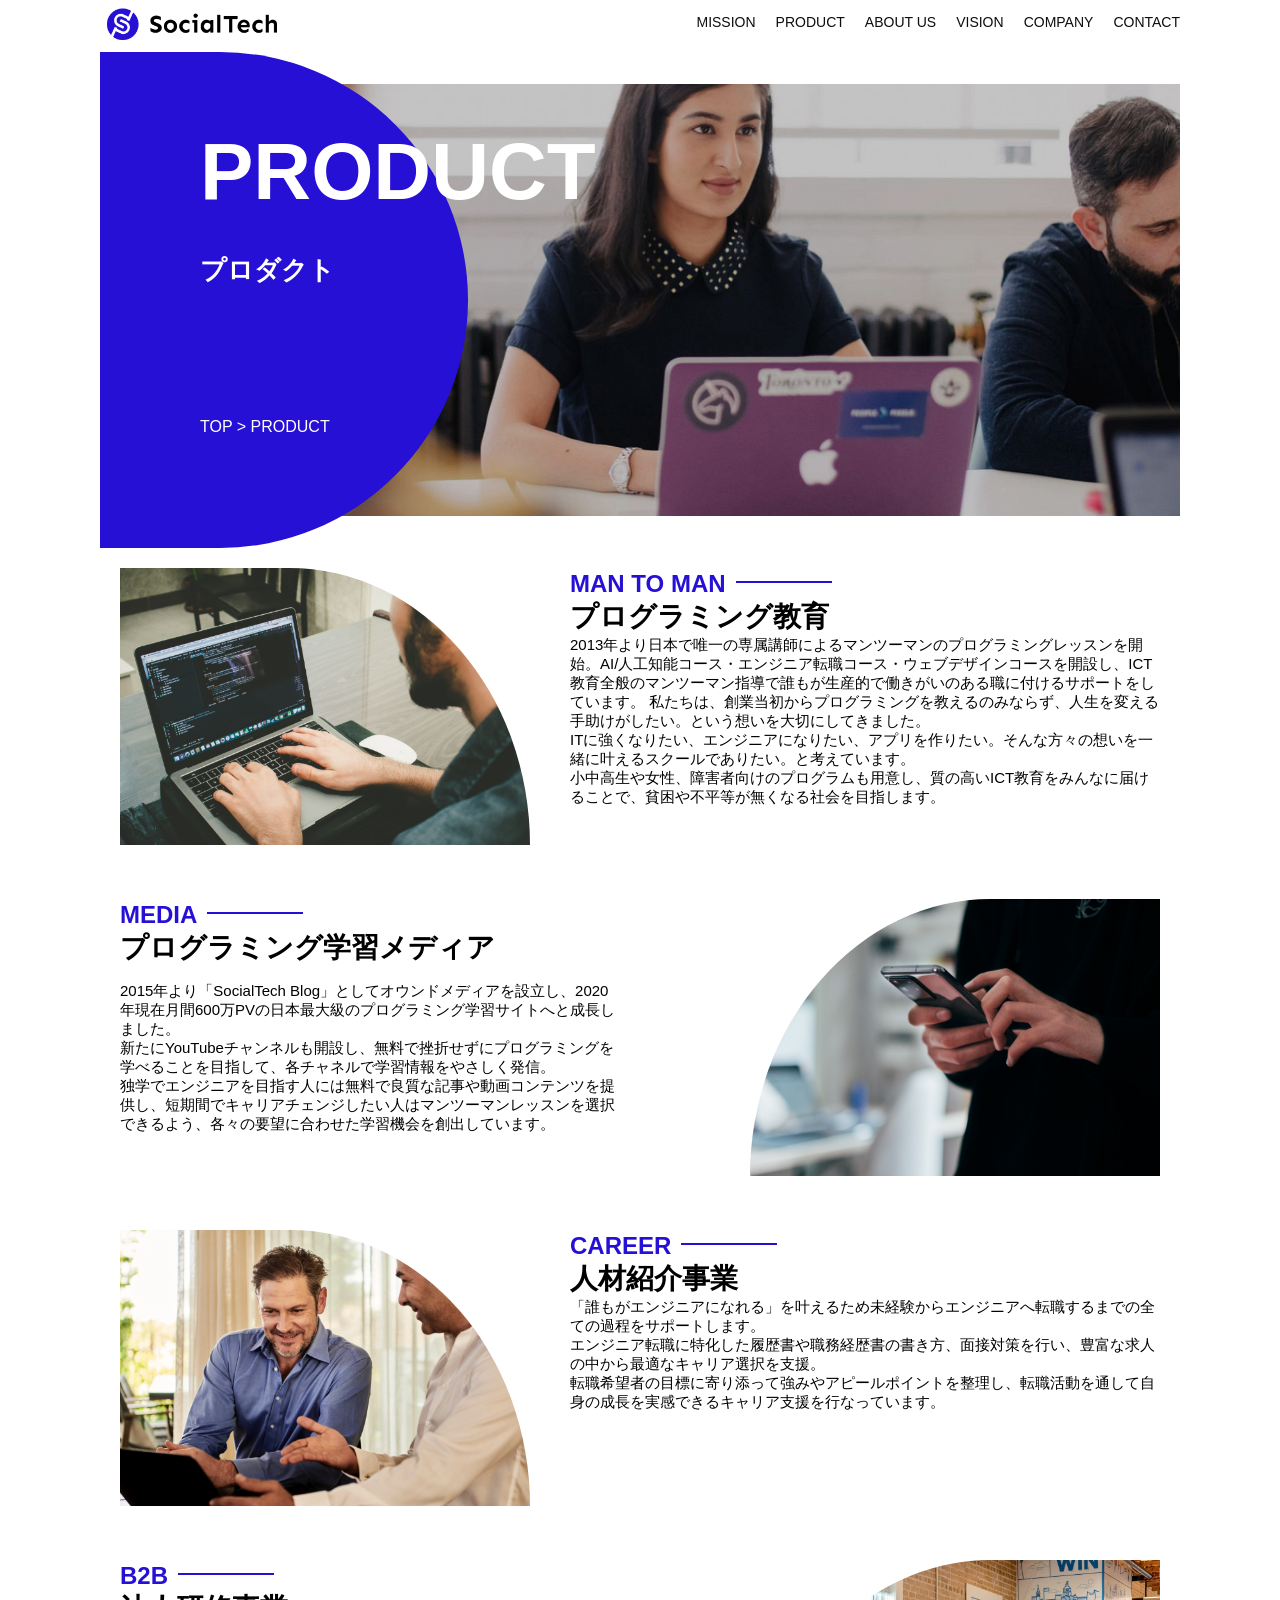
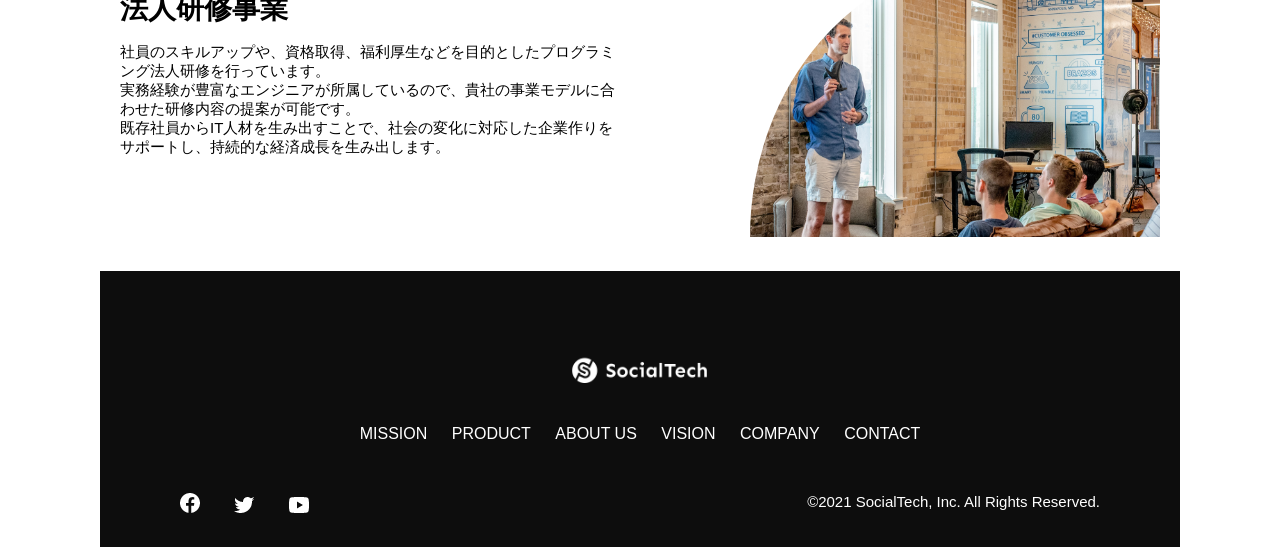
<file: product.html>
<!DOCTYPE html>
<html>
<head>
  <title>SocialTech -PRODUCT プロダクト-</title>
  <meta charset="UTF-8">
  <meta name="description" content="SocialTechの4つのプロダクトを紹介します">
  <meta name="viewport" content="width=device-width, initial-scale=1.0">
  <link rel="stylesheet" href="style.css">
</head>

<body>
  <!-- ヘッダー -->
  <header>
    <!-- ロゴ -->
    <a href="index.html" id="logo"><img src="images/logo.png" alt="トップページに戻る"></a>

    <!-- PC用ナビゲーション -->
    <nav id="nav-pc">
      <ul>
        <li><a href="mission.html">MISSION</a></li>
        <li><a href="product.html">PRODUCT</a></li>
        <li><a href="index.html#aboutus">ABOUT US</a></li>
        <li><a href="index.html#vision">VISION</a></li>
        <li><a href="index.html#company">COMPANY</a></li>
        <li><a href="index.html#contact">CONTACT</a></li>
      </ul>
    </nav>

     <!-- スマホ用メニューボタン -->
       <button id="menu-sp" onclick="document.getElementById('nav-sp').style.display = 'block'">
        <img src="images/button-menu.png" alt="ナビゲーションを開く">
      </button>

       <!-- スマホ用ナビゲーション -->
       <div id="nav-sp">
         <button id="close" onclick="document.getElementById('nav-sp').style.display = 'none'">
           <img src="images/button-close.png" alt="ナビゲーションを閉じる">
         </button>
 
         <nav>
           <ul>
             <li>
               <a id="logo-sp" href="index.html" onclick="document.getElementById('nav-sp').style.display = 'none'"><img src="images/logo-sp.png" alt="トップページに戻る"></a>
             </li>
             <li><a class="menu" href="mission.html" onclick="document.getElementById('nav-sp').style.display = 'none'">MISSION</a></li>
             <li><a class="menu" href="product.html" onclick="document.getElementById('nav-sp').style.display = 'none'">PRODUCT</a></li>
             <li><a class="menu" href="index.html#aboutus" onclick="document.getElementById('nav-sp').style.display = 'none'">ABOUT US</a></li>
             <li><a class="menu" href="index.html#vision" onclick="document.getElementById('nav-sp').style.display = 'none'">VISION</a></li>
             <li><a class="menu" href="index.html#company" onclick="document.getElementById('nav-sp').style.display = 'none'">COMPANY</a></li>
             <li><a class="menu" href="index.html#contact" onclick="document.getElementById('nav-sp').style.display = 'none'">CONTACT</a></li>
           </ul>
         </nav>
         <div id="sns">
           <a href="https://www.facebook.com/sejuku2013">
             <img src="images/button-facebook.png" alt="Facebookのリンク">
           </a>
           <a href="https://twitter.com/samuraijuku">
             <img src="images/button-twitter.png" alt="Twitterのリンク">
           </a>
           <a href="https://www.youtube.com/channel/UCCFOQO5aDK0xXam4cUQXT8g">
             <img src="images/button-youtube.png" alt="YouTubeのリンク">
           </a>
         </div>
       </div>
  </header>

  <main>
    <article>
      <section id="product-main">
        <div class="product-main-inner">
          <div id="product-title">
            <h1>PRODUCT<br><span>プロダクト</span></h1>
            <p>TOP > PRODUCT</p>
          </div>
        </div>
      </section>


      <section class="product-section product-section-left">
        <div class="product-section-img">
          <img src="images/product/product-mantoman.png" alt="PCでコードを書く男性">
        </div>
        <div class="product-read">
          <h2 class="product-h2">MAN TO MAN</h2>
          <h3 class="product-h3">プログラミング教育</h3>
          <p>2013年より日本で唯一の専属講師によるマンツーマンのプログラミングレッスンを開始。AI/人工知能コース・エンジニア転職コース・ウェブデザインコースを開設し、ICT教育全般のマンツーマン指導で誰もが生産的で働きがいのある職に付けるサポートをしています。 私たちは、創業当初からプログラミングを教えるのみならず、人生を変える手助けがしたい。という想いを大切にしてきました。<br>ITに強くなりたい、エンジニアになりたい、アプリを作りたい。そんな方々の想いを一緒に叶えるスクールでありたい。と考えています。<br>小中高生や女性、障害者向けのプログラムも用意し、質の高いICT教育をみんなに届けることで、貧困や不平等が無くなる社会を目指します。</p>
        </div>
      </section>

      <section class="product-section product-section-right">
        <div class="product-read">
          <h2 class="product-h2">MEDIA</h2>
          <h3 class="product-h3">プログラミング学習メディア</h3>
          <p>2015年より「SocialTech Blog」としてオウンドメディアを設立し、2020年現在月間600万PVの日本最大級のプログラミング学習サイトへと成長しました。<br>新たにYouTubeチャンネルも開設し、無料で挫折せずにプログラミングを学べることを目指して、各チャネルで学習情報をやさしく発信。<br>独学でエンジニアを目指す人には無料で良質な記事や動画コンテンツを提供し、短期間でキャリアチェンジしたい人はマンツーマンレッスンを選択できるよう、各々の要望に合わせた学習機会を創出しています。</p>
        </div>
        <div class="product-section-img">
          <img src="images/product/product-media.png" alt="スマートフォンを操作する人">
        </div>
      </section>

       <section class="product-section product-section-left">
        <div class="product-section-img">
          <img src="images/product/product-career.png" alt="笑顔で話し合う2人の男性">
        </div>
        <div class="product-read">
          <h2 class="product-h2">CAREER</h2>
          <h3 class="product-h3">人材紹介事業</h3>
          <p>「誰もがエンジニアになれる」を叶えるため未経験からエンジニアへ転職するまでの全ての過程をサポートします。<br>エンジニア転職に特化した履歴書や職務経歴書の書き方、面接対策を行い、豊富な求人の中から最適なキャリア選択を支援。<br>転職希望者の目標に寄り添って強みやアピールポイントを整理し、転職活動を通して自身の成長を実感できるキャリア支援を行なっています。<br></p>
        </div>
      </section>

      <section class="product-section product-section-right">
        <div class="product-read">
          <h2 class="product-h2">B2B</h2>
          <h3 class="product-h3">法人研修事業</h3>
          <p>社員のスキルアップや、資格取得、福利厚生などを目的としたプログラミング法人研修を行っています。<br>実務経験が豊富なエンジニアが所属しているので、貴社の事業モデルに合わせた研修内容の提案が可能です。<br>既存社員からIT人材を生み出すことで、社会の変化に対応した企業作りをサポートし、持続的な経済成長を生み出します。</p>
        </div>
        <div class="product-section-img">
          <img src="images/product/product-b2b.png" alt="講演中の男性とそれを聴く人々">
        </div>
      </section>

    </article>
  </main>

  <footer>
    <div id="footer-logo">
      <img src="images/logo-sp.png" alt="SocialTech">
    </div>
    <div id="footer-link">
      <a href="mission.html">MISSION</a>
      <a href="product.html">PRODUCT</a> 
      <a href="index.html#aboutus">ABOUT US</a>
      <a href="index.html#vision">VISION</a>
      <a href="index.html#company">COMPANY</a>
      <a href="index.html#contact">CONTACT</a>
    </div>
    <div id="sns-footer">
      <div class="sns-btns">
        <a href="https://www.facebook.com/sejuku2013"><img src="images/button-facebook.png" alt="Facebookのリンク"></a>
        <a href="https://twitter.com/samuraijuku"><img src="images/button-twitter.png"   alt="Twitterのリンク"></a>
        <a href="https://www.youtube.com/channel/UCCFOQO5aDK0xXam4cUQXT8g"><img src="images/button-youtube.png" alt="YouTubeのリンク"></a>
      </div>
      <p id="copyright">&copy;2021 SocialTech, Inc. All Rights Reserved.
      </p>
    </div>
  </footer>

</body>
</html>
</file>
<file: style.css>
/* PC、スマホ共通スタイル */
* {
  box-sizing: border-box;
}

p {
  font-size: 15px;
}

body {
  max-width: 1080px;
  margin: 0 auto 0 auto;
  font-family: "Source Sans Pro", "Hiragino Kaku Gothic ProN", Meiryo, Arial, sans-serif;
}

header {
  display: flex;
  justify-content: space-between;
}

#nav-pc {
  font-size: 14px;
}

#nav-pc ul {
  display: flex;
  padding-left: 0;
}

#nav-pc li {
  list-style: none;
}

#nav-pc a {
  text-decoration: none;
  margin-left: 20px;
  color:#0d0d0d;
}

#nav-pc a:hover {
  text-decoration: underline;
}


/* スマホ用ナビを非表示 */
#nav-sp,
#menu-sp {
  display: none;
}
#main-visual {
  position: relative;
  height: 400px;
}

#main-message {
  position: absolute;
  top: 0;
  left: 0;
  background-color: #2710d5;
  color: #ffffff;
  border-radius: 0 0 476px 0;
  max-width: 620px;
  width: 100%;
  height: 100%;
  z-index: 11;
}

#main-message > h1 {
  font-size: 60px;
  margin: 100px 0 0 50px;
}

#main-message > p {
  font-size: 28px;
  margin: 0 0 0 50px;
}

#main-visual > img {
  max-width: 620px;
  border-radius: 476px 0 0 0;
  position: absolute;
  top: 0;
  right: 0;
  z-index: 10;
}

h2 {
  margin: 40px 0 0 0;
}

h2::after {
  content: url("images/line.png");
  margin-left: 10px;
}

h3 {
  font-size: 27px;
}

#mission {
  margin: 80px auto 80px auto;
}

#mission-flex {
  display: flex;
}

#mission-flex > div {
  width: 50%;
  margin: 20px;
}

#mission-photo {
  width: 100%;
}

#s2dgs {
  margin-top: 50px;
  width: 100%;
}

/* プロダクト */
#product {
  background-color: #fafafa;
  margin: 80px 0 80px 0;
  padding: 10px 40px 0 40px;
}

/* 外枠 */
#product .product-flex {
  margin-top: 40px;
  display: flex;
}

/* 左のカラム */
#product-left {
  width: 50%;
  margin-right: 20px;
}

/* 右のカラム */
#product-right {
  width: 50%;
  margin-left: 20px;
  margin-top: 80px;
}

#product-left > div {
  position: relative;
  height: 480px;
  margin-right: 20px;
}

#product-right > div {
  position: relative;
  height: 480px;
  margin-left: 20px;
}

.product-photo {
  width: 100%;
}

.product-explain {
  background-color: #ffffff;
  position: absolute;
  left: 0;
  bottom: 50px;
  margin: 0 40px 0 40px;
  padding: 20px;
  box-shadow: 5px 5px 10px rgba(0,0,0,0.05);
}

.product-explain > span {
  color: #2710d5;
  font-weight: bold;
  font-size: 16px;
  margin: 0;
}

.product-explain > h3 {
  margin: 5px 0 5px 0;
}

.product-explain > p {
font-size: 14px;
margin: 0;
}

#product-more {
  text-align: center;

}

#product-more a {
  position: relative;
  bottom: -42px;
}

/* ABOUS US */
#aboutus {
  margin: 80px auto 80px auto;
}

/* 3つの組織文化と写真を入れる枠 */
#aboutus > div {
  display: flex;
}

/* 写真 */
.culture-img {
  width: 50%;
  align-self: flex-start;
}

.culture-img2 {
  width: 100%;
  margin-top: 50px;
}

/* 3つの組織文化の表 */
.culture-table {
  margin-right: 50px;
}

/* 番号 */
.culture-num {
  font-size: 80px;
  color: #2710d5;
  padding: 0 20px 0 0;
}

/* 見出し */
.culture-table th {
  text-align: left;
  font-size: 28px;
  font-weight: bold;
}

/* 組織文化英語 */
.culture-en {
  color: #2710d5;
  font-size: 24px;
}

/* 説明文 */
.culture-description {
  margin: 0;
}

/* ビジョン */
#vision {
  margin: 80px auto 80px auto ;
}

/* セクション内の外枠 */
#vision > div {
  display: flex;
  justify-content: space-between;
  flex-wrap: wrap;
}

/* 7つの行動指針の枠 */
.vision-box {
  width: 300px;
  height: 300px;
  margin-bottom: 30px;
  position: relative;
}

.vision-box > img {
  width: 100%;
  position: relative;
  z-index: 30;
}

.vision-box > div {
  position: absolute;
  top: 0;
  left: 0;
  z-index: 31;
  margin-right: 20px;
}

.vision-box > div > h4 {
  color: #2710d5;
  font-size: 19px;
  margin: 80px 0 0 0;
}

.vision-box > div > h4::first-letter {
  font-size: 40px;
}

.vision-box > div > h5 {
  font-size: 20px;
  margin: 0 0 0 0;
}

.vision-box > div > p {
  margin: 10px 0 0 0;
}

#company {
  margin: 80px auto 80px auto;
}

#company-table {
  width: 100%;
}

.tableheader {
  text-align: left;
  padding: 20px;
  border-bottom-color: #2710d5;
  border-bottom-width: 1px;
  border-bottom-style: solid;
  width: 100px;
}

.tableheader-first {
  border-top-color: #2710d5;
  border-top-width: 1px;
  border-top-style: solid;
}

.cell {
  padding: 30px;
  border-bottom-color: #ececec ;
  border-bottom-width: 1px;
  border-bottom-style: solid;
}

.cell-first {
  border-top-color: #ececec;
  border-top-width: 1px;
  border-top-style: solid;
}

#company > iframe {
  width: 100%;
  height: 368px;
  margin-top: 40px;
}

#contact {
  margin: 80px auto 80px auto;
}

#contact > form > div {
  display: flex;
  flex-direction: row;
  flex-wrap: wrap;
  padding-bottom: 30px;
}

.contact-heading {
  width: 240px;
  align-self: center;
}

.contact-label {
  font-weight: bold;
}

.contact-span {
  color: #ce2222;
  margin-left: 20px;
  font-weight: bold;
}

.contact-textbox {
  border-top: 0px;
  border-left: 0px;
  border-right: 0px;
  border-bottom-width: 1px;
  border-bottom-color: #707070;
  border-style: solid;
  background-color: #fafafa;
  width: 400px;
  height: 56px;
}

.contact-textarea {
  border-top: 0px;
  border-left: 0px;
  border-right: 0px;
  border-bottom-width: 1px;
  border-bottom-color: #707070;
  background-color: #fafafa;
  width: 400px;
  height: 200px;
}

#contact dt {
  font-weight: bold;
}

#contact dd {
  margin: 0 0 16px 0;
}

#contact dd p {
  margin: 0;
}

#contact dd ul {
  padding-left: 0;
}

#contact dd li {
  margin-bottom: 0;
  list-style: none;
}

footer {
  background-color: #0d0d0d;
  text-align: center;
  padding: 80px 80px 30px 80px;
}

#footer-logo {
  margin-bottom: 30px;
}

#footer-link {
  margin-bottom: 50px;
}

#footer-link > a {
  text-decoration: none;
  margin: 10px;
  color: #ffffff;
}

#footer-link > a:hover {
  text-decoration: underline;
}

#sns-footer {
  display: flex;
  justify-content: space-between;
}

#sns-footer a {
  margin-right: 30px;
}

#copyright {
  color: #ffffff;
  margin: 0;
}

.mission-main-inner {
  background-image: url("images/mission/mission-main.png");
  background-repeat: no-repeat;
  background-position-y: center;
}

#mission-title {
  background-color: #2710d5;
  width: 368px;
  color: #ffffff;
  height: 496px;
  border-radius: 0 248px 248px 0;
  position: relative;
}

#mission-title h1 {
  position: absolute;
  top: 0;
  left: 100px;
  font-size: 80px;
  line-height: 1;
}

#mission-title h1 span {
  font-size: 26px;
}

#mission-title > p {
  position: absolute;
  top: 350px;
  left: 100px;
  font-size: 16px;
}

#mission-s2dgs {
  padding: 20px;
}

.mission-h2 {
  color: #2710d5;
  font-size: 40px;
}

.mission-h2::after {
  content: none;
}

#mission-five-goals {
  padding: 20px;
  display: flex;
}

#mission-five-goals .five-goals-image {
  width: 30%;
  padding: 20px;
}

#mission-five-goals .five-goals-image img {
  width: 100%;
}

#mission-five-goals .five-goals-read {
  width: 70%;
  padding: 20px;
}

#mission-five-goals .five-goals-read > div {
  margin-bottom: 40px;
}

.fivegoals-image-right {
  float: right;
  margin: 20px;
}

.fivegoals-image-left {
  float: left;
  margin: 20px;
}

.fivegoals-number {
  color: #2710d5;
  font-size: 48px;
  font-weight: bold;
  margin: 0;
}

.fivegoals-h3 {
  font-size: 28px;
  margin: 0;
}

.fivegoals-p {
  margin: 0;
}

.product-main-inner {
  background-image: url("images/product/product-main.png");
  background-repeat: no-repeat;
  background-position-y: center;
}

#product-title {
  background-color: #2710d5;
  width: 368px;
  color: #ffffff;
  height: 496px;
  border-radius: 0 248px 248px 0;
  position: relative;
}

#product-title h1 {
  position: absolute;
  top: 0;
  left: 100px;
  font-size: 80px;
  line-height: 1;
}

#product-title h1 span {
  font-size: 26px;
}

#product-title > p {
  position: absolute;
  top: 350px;
  left: 100px;
  font-size: 16px;
}


.product-section {
  display: flex;
  margin: 20px 20px 0;
}

.product-section .product-section-img {
  width: 450px;
}

.product-section-left .product-section-img img {
  width: 100%;
  padding: 0 40px 30px 0;
  border-radius: 0 432px 0 0;
}

.product-section-left .product-read {
  width: 50%;
  flex-grow: 1;
}

.product-section-left .product-read p {
  margin: 0;
}

.product-section-right {
  justify-content: space-between;
}

.product-section-right .product-section-img img {
  width: 100%;
  padding: 0 0 30px 40px;
  border-radius: 432px 0 0 0 ;
}
.product-section-right .product-read {
  width: 500px;
}

.product-h2 {
  color: #2710d5;
  font-size: 24px;
  margin: 0;
}

.product-h3 {
  font-size: 28px;
  margin: 0;
}

/*====================
  スマートフォン用のスタイル
 =====================*/
 @media screen and (max-width: 767px) {
   /* PC用ナビゲーション非表示 */
   #nav-pc {
     display: none;
   }
 
   /* ハンバーガーメニュー */
   #menu-sp {
     display: block;
     background-color: transparent;
     float: right;
     padding: 0;
     border: none;
   }
 
   /* スマホ用ナビゲーションの表示切替*/
   /* 初期状態、レイアウトと非表示設定 */
   #nav-sp {
     background-color: #2710d5;
     position: fixed;
     left: 0;
     top: 0;
     height: 100%;
     width: 100%;
     display: none;
     z-index: 100;
  }

   /* ×ボタン */
   #close {
     position: absolute;
     top: 20px;
     right: 20px;
     background-color: transparent;
     border: none;
   }
 
   #nav-sp nav ul {
     padding-left: 0;
   }
 
   #nav-sp nav li {
     list-style: none;
   }
 
   /* ナビゲーションメニュー用ロゴ */
   #logo-sp {
     margin: 80px 0 30px 20px;
   } 

   #nav-sp nav a {
    display: block;
    color: #ffffff;
  }
 
  #nav-sp nav a:hover {
     text-decoration: underline;
   }
 
   #nav-sp .menu {
     text-decoration: none;
     margin: 0 20px 0 20px;
     height: 44px;
     font-size: 16px;
     background-image: url("images/arrow.png");
     background-repeat: no-repeat;
     background-position: right top;
   }

   #sns {
    position: absolute;
    left: 20px;
    bottom: 20px;
   }

   #sns > a {
    margin-right: 30px;
   }

   #main-visual {
    position: relative;
    height: 470px;
   }

   #main-visual > div {
    text-align: center;
    height: 280px;
   }

   #main-visual h1 {
    font-size: 28px;
    margin-top: 90px;
   }

   #main-visual > div > p {
    margin: 0;
    font-size: 15px;
   }

   #main-visual > img {
    width: 100%;
    border-radius:476px 0 0 0;
    top: auto;
    bottom: 0;
   }

   h2 {
    margin: 15px 0 15px 0;
   }

   h3 {
    font-size: 24px;
    margin: 10px 0 0 0;
   }

   #mission {
    margin: 20px 0 20px 0;
    padding: 0 20px 0 20px;
   }

   #mission-flex {
    flex-direction: column;
   }

   #mission-flex > div {
    width: 100%;
    margin: 0;
   }

   #product {
    margin: 0;
    padding: 10px 20px 0px 20px;
   }

   #product .product-flex {
    flex-direction: column;
    margin-top: 0;
   }

   #product-left,
   #product-right {
    width: 100%;
    margin: 0;
   }

   #product-left > div,
   #product-right > div {
    height: auto;
    margin: 0;
   }

   .product-explain {
    position: relative;
    margin: 0;
   }

   .product-explain > h3 {
    margin: 10px 0 10px 0;
    font-size: 24px;
   }

   #product-more {
    text-align: left;
   }

   #aboutus {
    margin: 80px 20px 80px 20px;
   }

   #aboutus > div {
    flex-direction: column;
   }

   .culture-table th {
    font-size: 16px;
   }

   .culture-table {
    margin-right: 0;
    padding-right: 20px;
    order: 2;
   }

   .culture-img {
    width: 100%;
    order: 1;
   }

   .culture-img2 {
    margin: 0;
   }

   .culture-num {
    padding: 0;
   }

   .culture-description {
    margin: 0;
   }

   #vision {
    margin: 80px 20px 80px 20px;
   }

   .vision-box > img {
    position: absolute;
    top: 0;
    left: 0;
   }

   .vision-box > div > h4 {
    margin: 60px 0 0 0;
   }

   #company {
     margin: 0 20px 0 20px;
   }
 
   #company > h3 {
     margin-bottom: 20px;
   }

  .tableheader {
     width: 50px;
   }
 
   .cell {
     padding: 20px;
   }
 
   #company > iframe {
     height: 240px;
   }

   #contact {
    margin: 80px 20px 80px 20px;
   }

   #contact > h3 {
    margin-bottom: 20px;
   }

   #contact > form > div {
    flex-direction: column;
    margin-bottom: 20px;
   }

   .contact-heading {
    align-self: auto;
    margin-bottom: 20px;
   }

   .contact-textbox {
    min-width: 300px;
    width: 100%;
   }

   .contact-textarea {
    width: 100%;
    height: 150px;
   }

   .radiobutton {
    margin-bottom: 20px;
   }

    footer {
      padding: 30px 20px 50px 20px;
      text-align: left;
    }

    #footer-link > a {
      margin: 0 20px 30px 0;
      display: block;
      background-image: url("images/arrow.png");
      background-repeat: no-repeat;
      background-position: right top;
    }

    #footer-link > a:hover {
      text-decoration: underline;
    }

    #sns-footer {
      flex-direction: column;
      justify-content: flex-start;
    }

    #copyright {
      font-size: 12px;
      margin-top: 30px;
    }

    /* mission.html用スタイル */
    #mission-main {
      height: 256px;
      margin-top: 4%;
      position: relative;
    }

    .mission-main-inner {
      height: 80%;
      background-size: cover;
    }

    #mission-title {
      width: 136px;
      height: 256px;
      position: absolute;
      top: -10px;
    }

    #mission-title h1 {
      left: 20px;
      font-size: 40px;
    }

    #mission-title h1 span {
      font-size: 18px;
    }

    #mission-title > p {
      top: 180px;
      left: 20px;
      font-size: 13px;
    }

    .mission-h2 {
      font-size: 38px;
      margin: 0;
    }

    .mission-h2::after {
      content: none;
    }

    #mission-s2dgs > img {
      width: 100%;
    }

    #mission-five-goals {
      flex-direction: column;
    }
    
    #mission-five-goals > div {
      padding: 0;
    }

    #mission-five-goals .five-goals-image, #mission-five-goals .five-goals-read {
      width: 100%;
      padding: 0;
    }

    #mission-five-goals .five-goals-read > div {
      display: flex;
      flex-direction: column;
    }

    .fivegoals-image-left , .fivegoals-image-right {
      align-self: center;
    }

    #product-main {
      height: 256px;
      margin-top: 4%;
      position: relative;
    }

    .product-main-inner {
      height: 80%;
      background-size: cover;
    }

    #product-title {
      width: 136px;
      height: 256px;
      position: absolute;
      top: -10%;
    }

    #product-title h1 {
      left: 20px;
      font-size: 40px;
    }

    #product-title h1 span {
      font-size: 18px;
    }

    #product-title > p {
      top: 180px;
      left: 20px;
      font-size: 13px;
    }

    .product-section {
      flex-direction: column;
    }

    .product-section .product-section-img {
      width: 100%;
    }

    .product-section .product-section-img img {
      width: 100%;
      padding: 0;
    }

    .product-section-left .product-section-img img {
      border-radius: 0 300px 0 0;
    }

    .product-section-left .product-read {
      width: 100%;
      flex-grow: 1;
    }

    .product-section-right .product-img img {
      order: 1;
      border-radius: 300px 0 0 0;
    }

    .product-section-right .product-read {
      order: 2;
      width: 100%;
    }
     }
</file>
